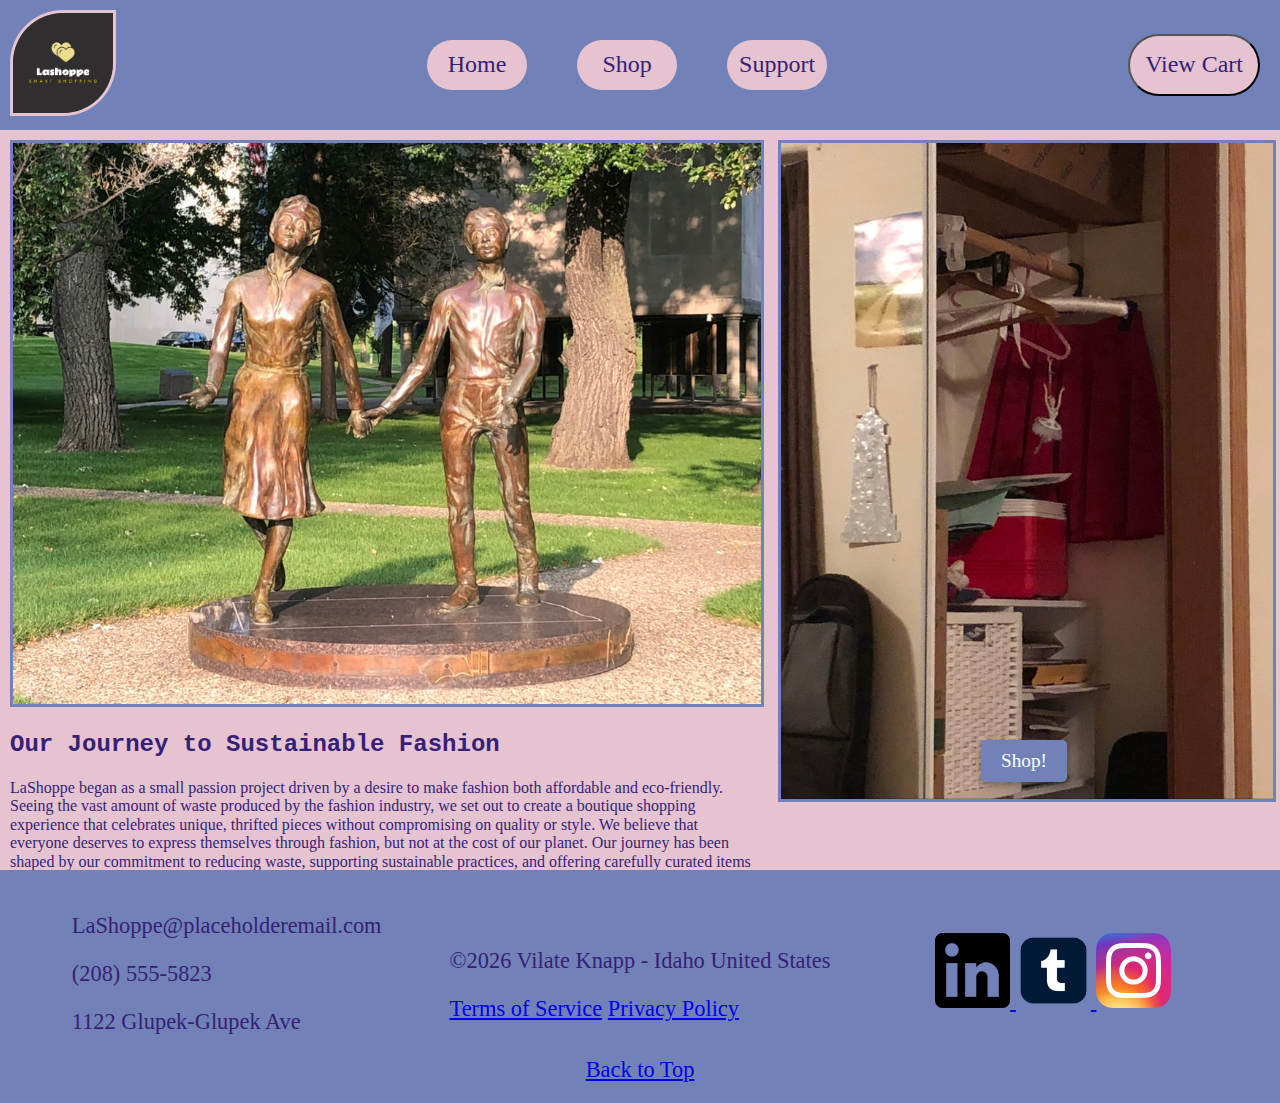
<file: index.html>
<!DOCTYPE html>
<html lang="en">
<head>
    <meta charset="UTF-8">
    <meta name="viewport" content="width=device-width, initial-scale=1.0">
    <title>LaShoppe Home Page</title>

    <!-- description -->

    <meta name="description" content="This is the Home Page for the LaShoppe ecommerce site">
    <meta name="author" content="Vilate Knapp">

    <!-- Social Media Meta Tags -->

    <meta property="og:title" content="LaShoppe Home Page">
    <meta property="og:type" content="website">
    <meta property="og:image" content="./images/lashoppeBlackYellow.png">
    <meta property="og:url" content="https://cupofvilatte.github.io/LaShoppe/">

    <meta name="twitter:title" content="LaShoppe Home Page">
    <meta name="twitter:description" content="LaShoppe economical and stylish shopping site">
    <meta name="twitter:image" content="./images/lashoppeBlackYellow.png">
    <meta name="twitter:card" content="summary_large_image">

    <!-- favicon -->
    <link rel="icon" href="./images/lashoppeFav.ico">

    <!-- styles -->
    <link rel="stylesheet" href="./styles/normalize.css">
    <link rel="stylesheet" href="./styles/main.css">
    <link rel="stylesheet" href="./styles/homepage.css">

    <!-- scripts -->
    <script type="module" src="./scripts/footer.js"></script>

</head>
<body>
    <header>
        <div class="logo">
            <img src="./images/lashoppeBlackYellow.png" alt="LaShoppe logo image with teh tagline: smart shopping">
        </div>
        <div class="menu">
            <button class="wayfinder" id="wayfinder">&#9776;</button>
            <nav id="mobile-nav">
                <a href="./index.html">Home</a>
                <a href="./shopping.html">Shop</a>
                <a href="./support.html">Support</a>
            </nav>
        </div>
        <div class="cart">
            <button>View Cart</button>
        </div>
    </header>
    <main id="home-content">
        <section id="purpose">
            <div>
                <img loading="lazy" src="./images/statues.jpeg" alt="Bronze statues from North Dakota Capitol Building">
            </div>
            <div>
                <h2>Our Journey to Sustainable Fashion</h2>
                <p>LaShoppe began as a small passion project driven by a desire to make fashion both affordable and eco-friendly. Seeing the vast amount of waste produced by the fashion industry, we set out to create a boutique shopping experience that celebrates unique, thrifted pieces without compromising on quality or style. We believe that everyone deserves to express themselves through fashion, but not at the cost of our planet. Our journey has been shaped by our commitment to reducing waste, supporting sustainable practices, and offering carefully curated items that bring a new life to pre-loved clothing.</p>

                <h2>Our Purpose and Promise</h2>
                <p>At LaShoppe, we aim to make sustainable fashion more accessible and approachable. Our team is dedicated to selecting pieces that align with our values of modern, modest, and timeless style, allowing our customers to create a wardrobe that reflects who they are while making a positive impact on the environment. Each item in our collection has been chosen with care, ensuring that our customers not only look great but also feel empowered by making a conscious choice. By shopping with us, you join a community that values fashion with a purpose—fashion that makes a difference.</p>
            </div>
        </section>
        <section id="shop-hero">
            <div class="hero-container">
                <img loading="lazy" src="./images/hero.jpeg" alt="hero image for shopping portal">
                <a href="./shopping.html" class="hero-button">Shop!</a>
            </div>
        </section>
    </main>
    <footer>
        <div class="contact-info">
            <p>LaShoppe@placeholderemail.com</p>
            <p>(208) 555-5823</p>
            <p>1122 Glupek-Glupek Ave</p>
        </div>
        <div>
            <p>&copy;<span id="currentyear"></span> Vilate Knapp - Idaho United States</p>
            <a href="#">Terms of Service</a>
            <a href="#">Privacy Policy</a>
        </div>
        <div class="socials">
            <a href="https://www.linkedin.com/in/vilate-knapp/">
                <img loading="lazy" src="./images/linkedin_logo.png" alt="linkedin logo image">
            </a>
            <a href="https://www.tumblr.com/blog/cupofvilatte">
                <img loading="lazy" src="./images/tumblr_icon.png" alt="tumblr logo image">
            </a>
            <a href="https://www.instagram.com/vilatteknapp/">
                <img loading="lazy" src="./images/Instagram_icon.png" alt="instagram logo image">
            </a>
        </div>
        <div class="back-to-top">
            <a href="#">Back to Top</a>
        </div>
    </footer>
</body>
</html>
</file>
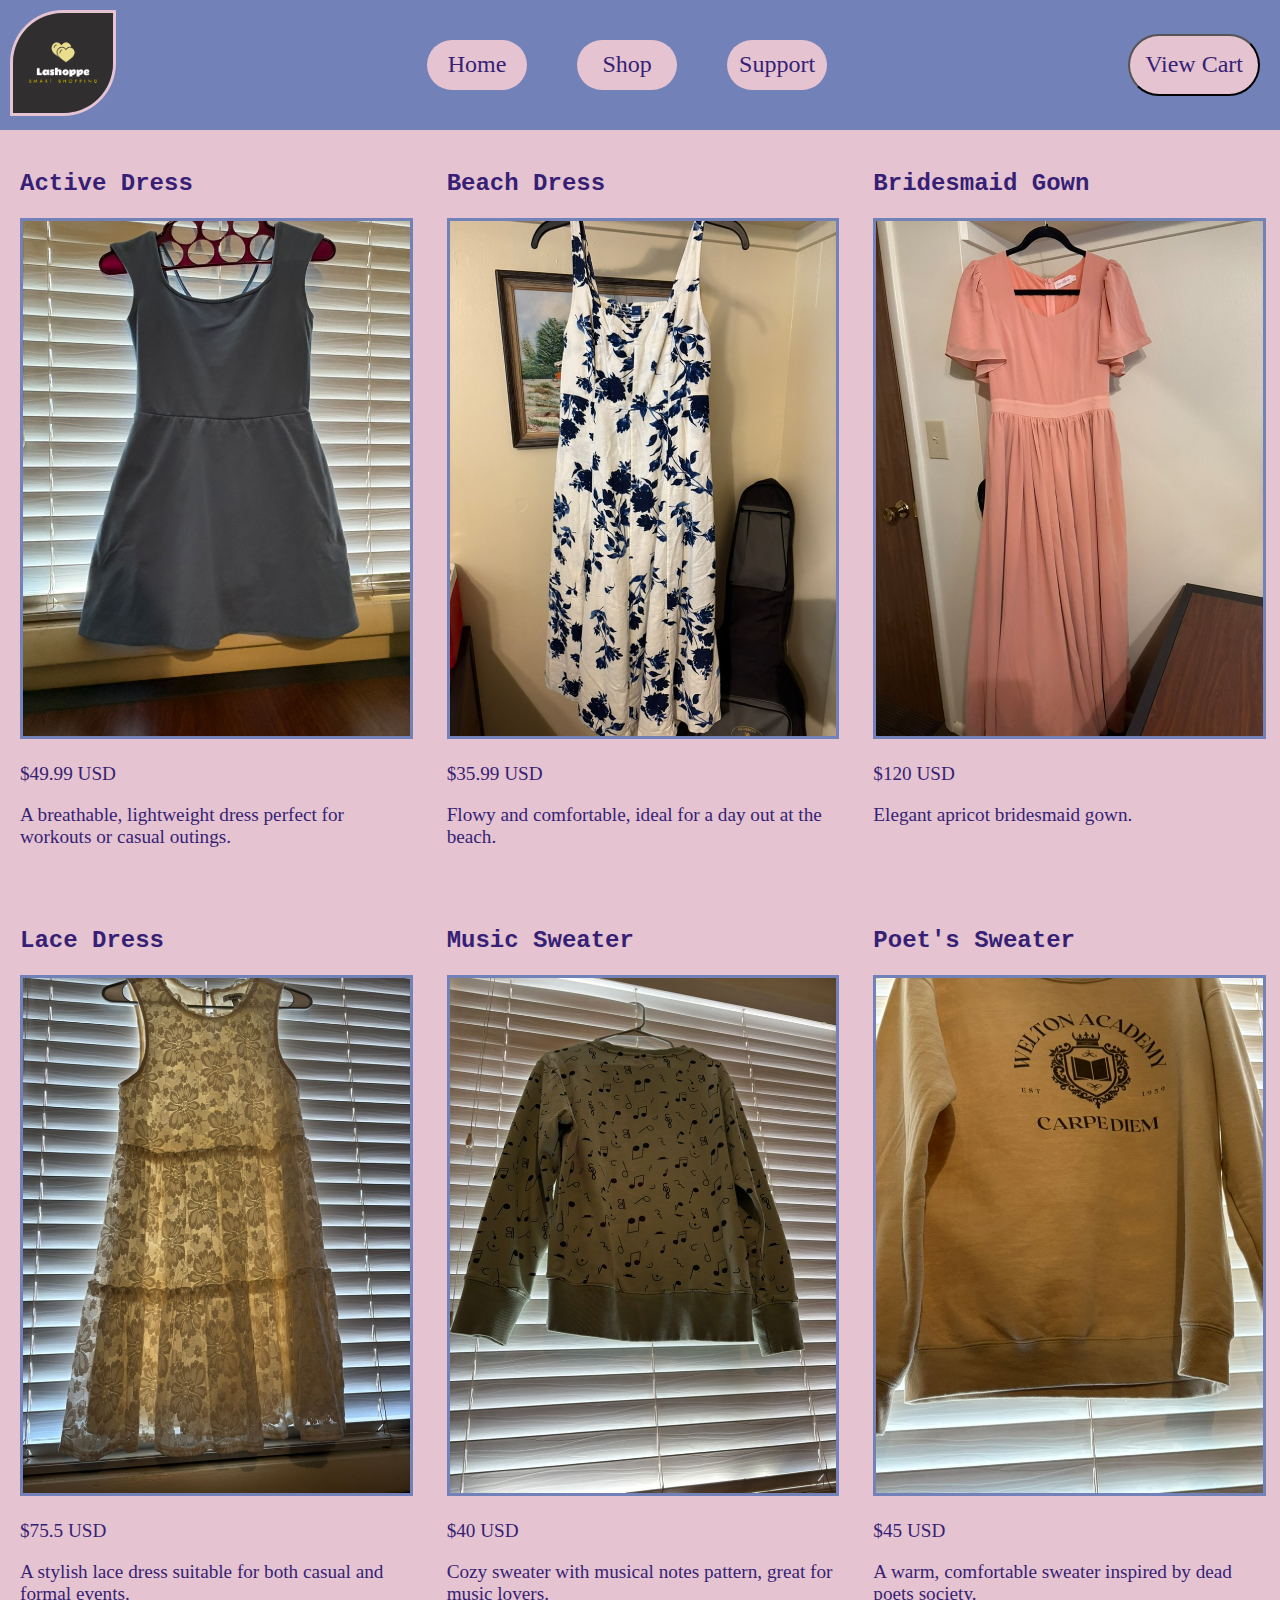
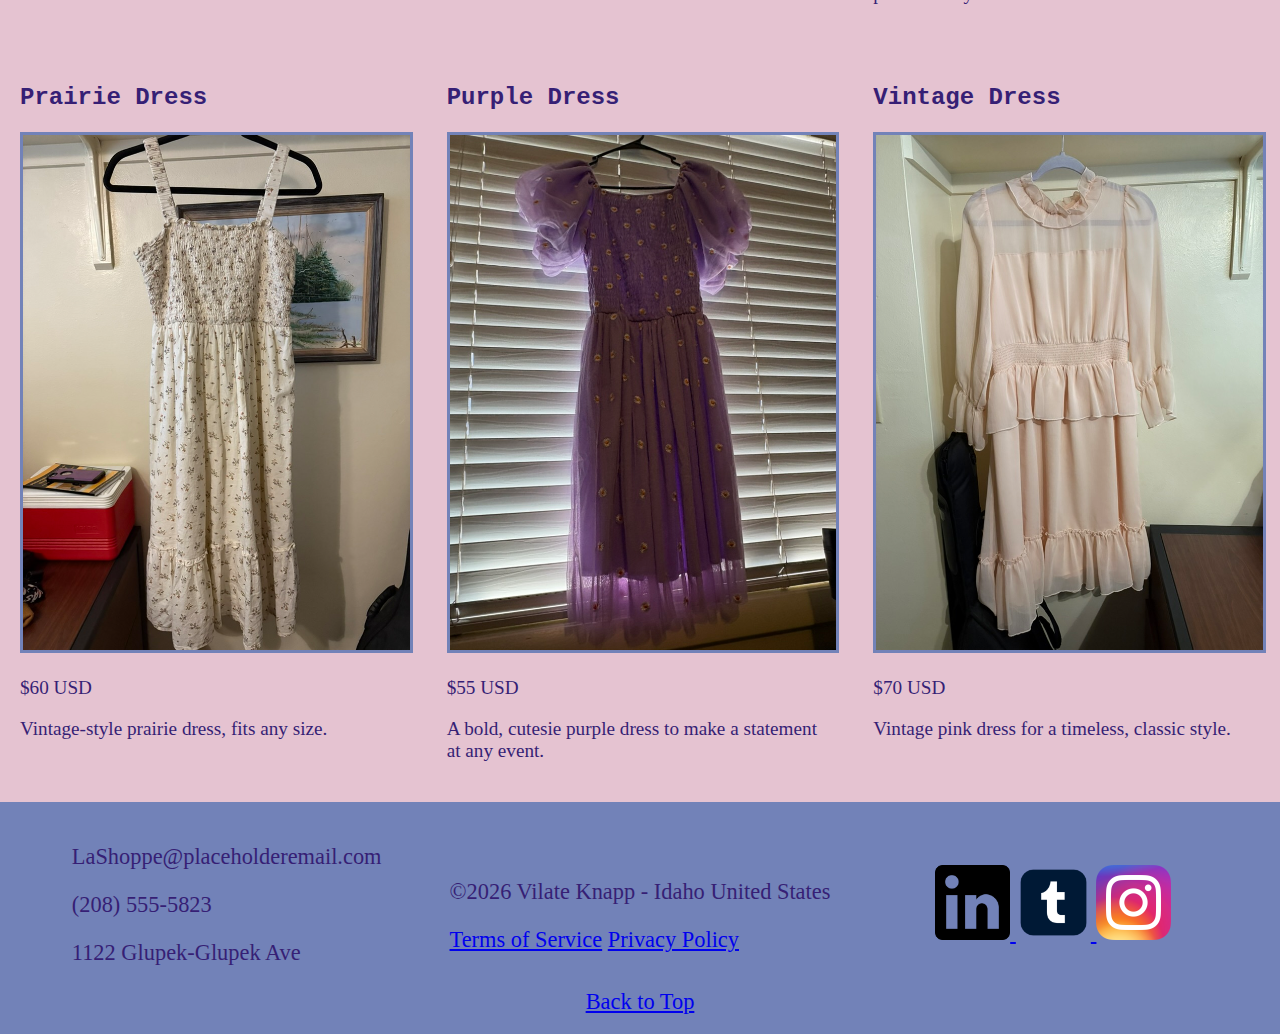
<file: shopping.html>
<!DOCTYPE html>
<html lang="en">
<head>
    <meta charset="UTF-8">
    <meta name="viewport" content="width=device-width, initial-scale=1.0">
    <title>LaShoppe Shopping Page</title>

    <!-- description -->

    <meta name="description" content="This is the Shopping Page for the LaShoppe ecommerce site">
    <meta name="author" content="Vilate Knapp">

    <!-- Social Media Meta Tags -->

    <meta property="og:title" content="LaShoppe Shopping Page">
    <meta property="og:type" content="website">
    <meta property="og:image" content="./images/lashoppeBlackYellow.png">
    <meta property="og:url" content="https://cupofvilatte.github.io/LaShoppe/">

    <meta name="twitter:title" content="LaShoppe Shopping Page">
    <meta name="twitter:description" content="LaShoppe economical and stylish shopping site">
    <meta name="twitter:image" content="./images/lashoppeBlackYellow.png">
    <meta name="twitter:card" content="summary_large_image">

    <!-- favicon -->
    <link rel="icon" href="./images/lashoppeFav.ico">

    <!-- styles -->
    <link rel="stylesheet" href="./styles/normalize.css">
    <link rel="stylesheet" href="./styles/main.css">
    <link rel="stylesheet" href="./styles/shopping.css">

    <!-- scripts -->
    <script type="module" src="./scripts/footer.js"></script>
    <script src="./scripts/shopping.js" defer></script>

</head>
<body>
    <header>
        <div class="logo">
            <img src="./images/lashoppeBlackYellow.png" alt="LaShoppe logo image with teh tagline: smart shopping">
        </div>
        <div class="menu">
            <button class="wayfinder" id="wayfinder">&#9776;</button>
            <nav id="mobile-nav">
                <a href="./index.html">Home</a>
                <a href="./shopping.html">Shop</a>
                <a href="./support.html">Support</a>
            </nav>
        </div>
        <div class="cart" id="cart-button">
            <button>View Cart</button>
        </div>
    </header>
    <main>
        <section id="shopping-items">
            <div>
                <h2>Title of Item</h2>
                <img loading="lazy" src="#" alt="item photo">
                <p>Price of Item</p>
                <p>Description of Item</p>
            </div>
        </section>
        <div id="cart-modal" class="modal">
            <div class="modal-content">
                <span id="close-modal" class="close">&times;</span>
                <h2>Shopping Cart</h2>
                <ul id="cart-items"></ul>
                <button id="checkout-button">Checkout</button>
            </div>
        </div>
        <div id="cart-message"></div>
    </main>
    <footer>
        <div class="contact-info">
            <p>LaShoppe@placeholderemail.com</p>
            <p>(208) 555-5823</p>
            <p>1122 Glupek-Glupek Ave</p>
        </div>
        <div>
            <p>&copy;<span id="currentyear"></span> Vilate Knapp - Idaho United States</p>
            <a href="#">Terms of Service</a>
            <a href="#">Privacy Policy</a>
        </div>
        <div class="socials">
            <a href="https://www.linkedin.com/in/vilate-knapp/">
                <img loading="lazy" src="./images/linkedin_logo.png" alt="linkedin logo image">
            </a>
            <a href="https://www.tumblr.com/blog/cupofvilatte">
                <img loading="lazy" src="./images/tumblr_icon.png" alt="tumblr logo image">
            </a>
            <a href="https://www.instagram.com/vilatteknapp/">
                <img loading="lazy" src="./images/Instagram_icon.png" alt="instagram logo image">
            </a>
        </div>
        <div class="back-to-top">
            <a href="#">Back to Top</a>
        </div>
    </footer>
</body>
</html>
</file>
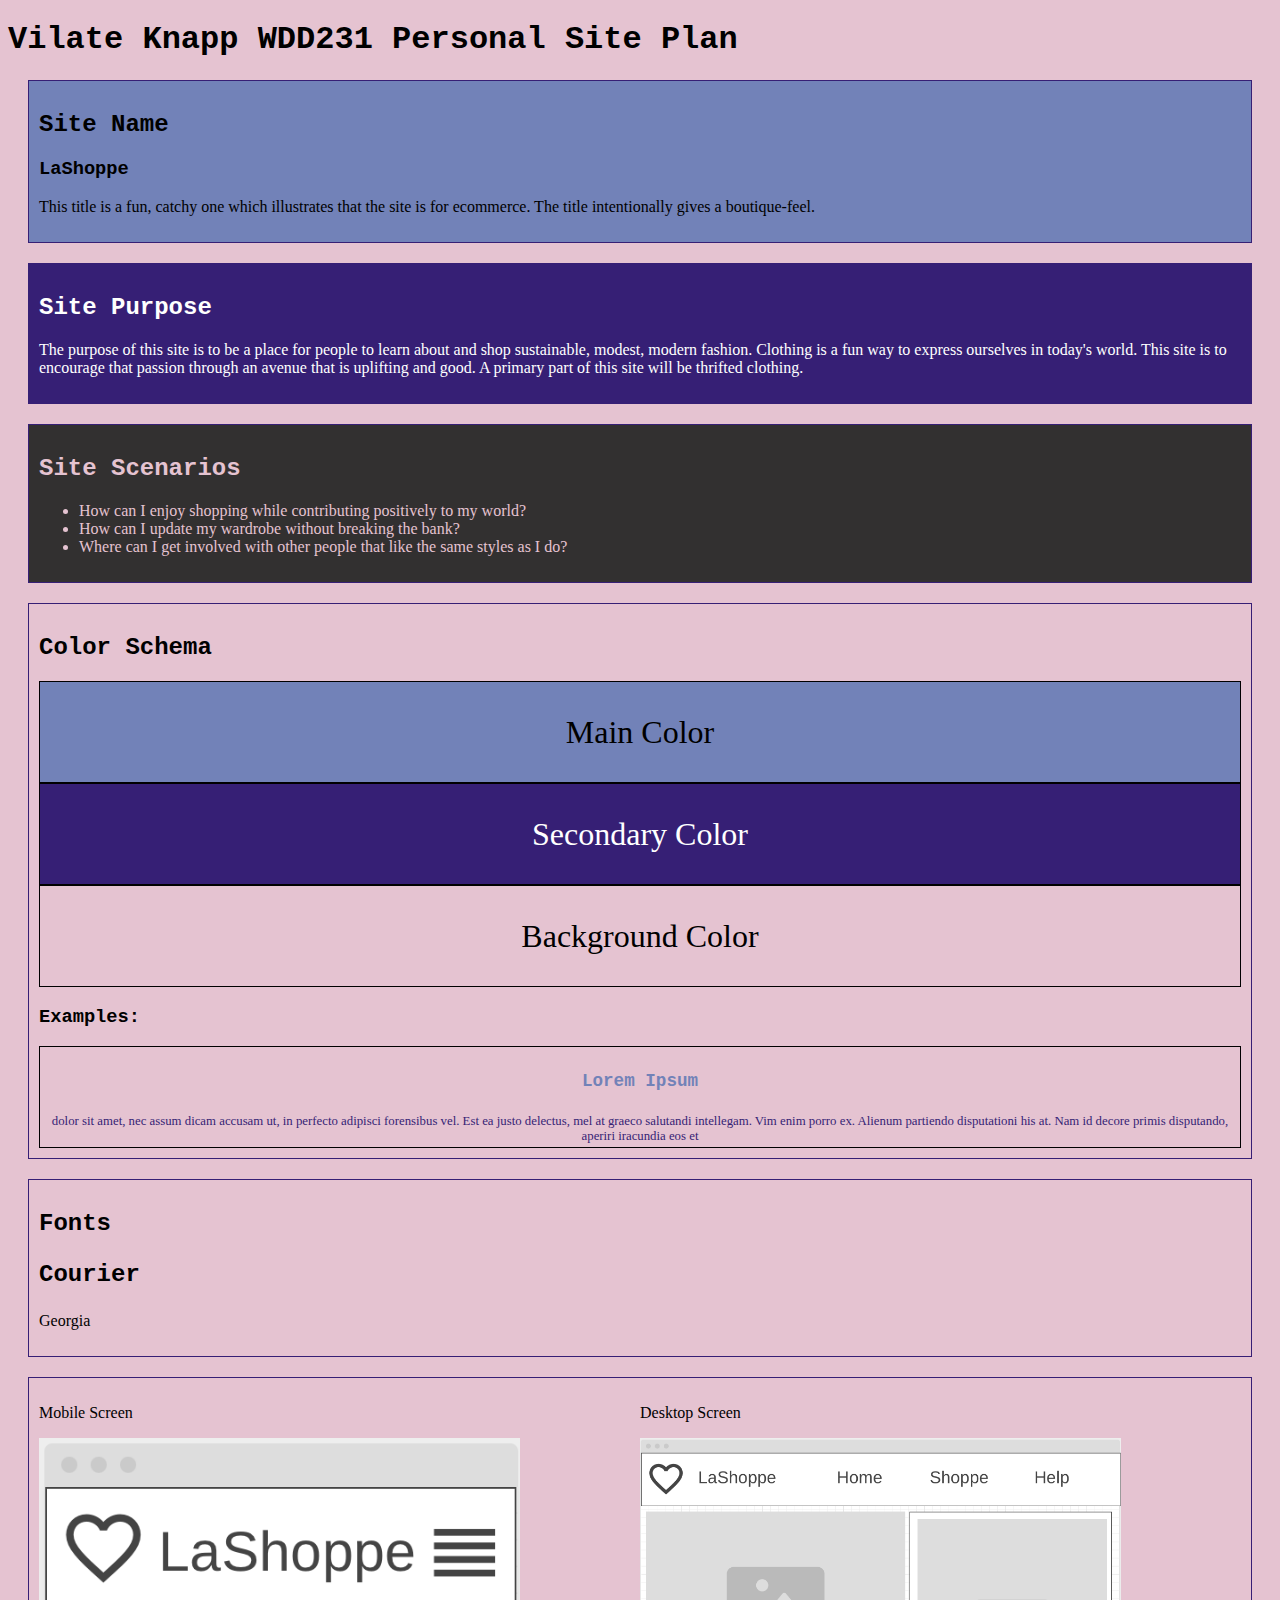
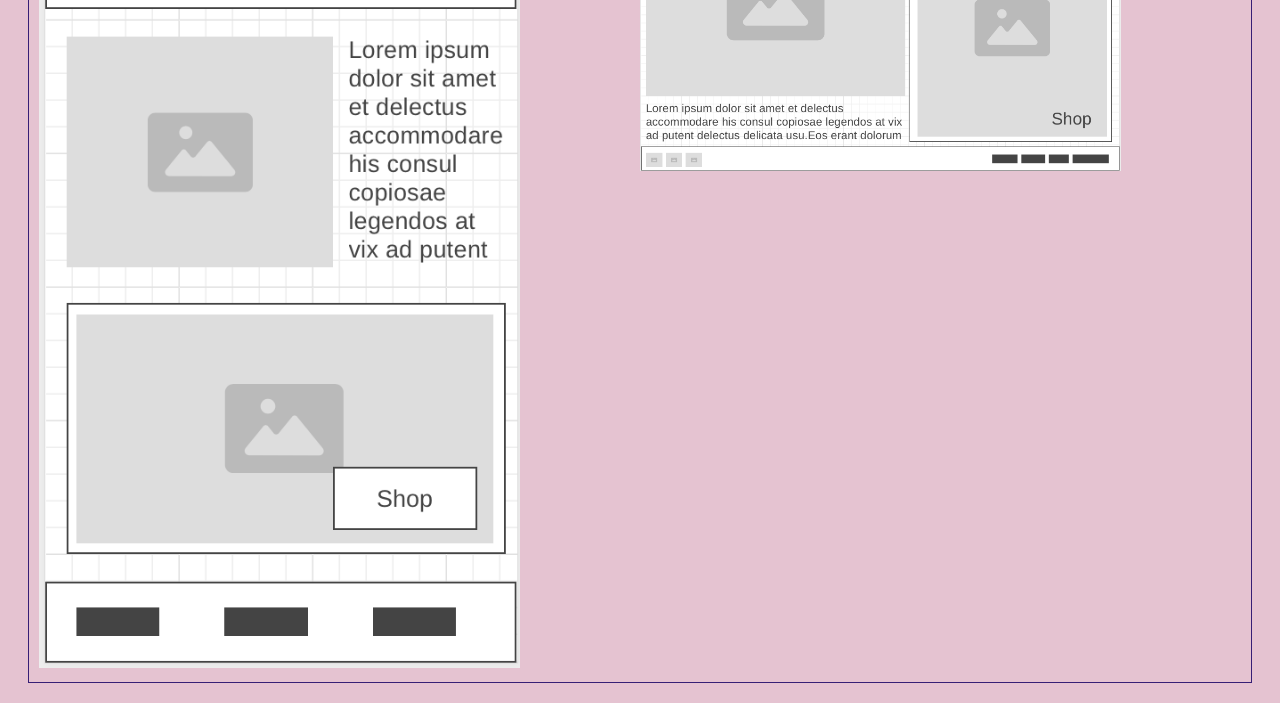
<file: siteplan.html>
<!DOCTYPE html>
<html lang="en">
<head>
    <meta charset="UTF-8">
    <meta name="viewport" content="width=device-width, initial-scale=1.0">
    <title>Final Site Plan WDD231</title>

    <link rel="stylesheet" href="./styles/siteplan.css">
</head>
<body>
    <header>
        <h1>Vilate Knapp WDD231 Personal Site Plan</h1>
    </header>
    <main>
        <section id="site-name">
            <h2>Site Name</h2>
            <h3>LaShoppe</h3>
            <p>This title is a fun, catchy one which illustrates that the site is for ecommerce. The title intentionally gives a boutique-feel.</p>
        </section>
        <section id="site-purpose">
            <h2>Site Purpose</h2>
            <p>The purpose of this site is to be a place for people to learn about and shop sustainable, modest, modern fashion. Clothing is a fun way to express ourselves in today's world. This site is to encourage that passion through an avenue that is uplifting and good. A primary part of this site will be thrifted clothing.</p>
        </section>
        <section id="scenarios">
            <h2>Site Scenarios</h2>
            <ul>
                <li>How can I enjoy shopping while contributing positively to my world?</li>
                <li>How can I update my wardrobe without breaking the bank?</li>
                <li>Where can I get involved with other people that like the same styles as I do?</li>
            </ul>
        </section>
        <section id="color-schema">
            <h2>Color Schema</h2>
            <div id="main-color">
                <p>Main Color</p>
            </div>
            <div id="secondary-color">
                <p>Secondary Color</p>
            </div>
            <div id="background-color">
                <p>Background Color</p>
            </div>
            <h3>Examples:</h3>
            <div class="examples">
                <h4>Lorem Ipsum</h4>
                <p>dolor sit amet, nec assum dicam accusam ut, in perfecto adipisci forensibus vel. Est ea justo delectus, mel at graeco salutandi intellegam. Vim enim porro ex. Alienum partiendo disputationi his at. Nam id decore primis disputando, aperiri iracundia eos et</p>
            </div>
        </section>
        <section id="typography">
            <h2>Fonts</h2>
            <h3>Courier</h3>
            <p>Georgia</p>
        </section>
        <section id="wireframe">
            <div>
                <p>Mobile Screen</p>
                <img loading="lazy" src="./images/laShoppeMobileWF.png" alt="Wireframe for home screen on mobile">
            </div>
            <div>
                <p>Desktop Screen</p>
                <img loading="lazy" src="./images/laShoppeDesktopWF.png" alt="Wireframe for home screen on desktop">
            </div>
        </section>
    </main>
    <footer>

    </footer>
</body>
</html>
</file>
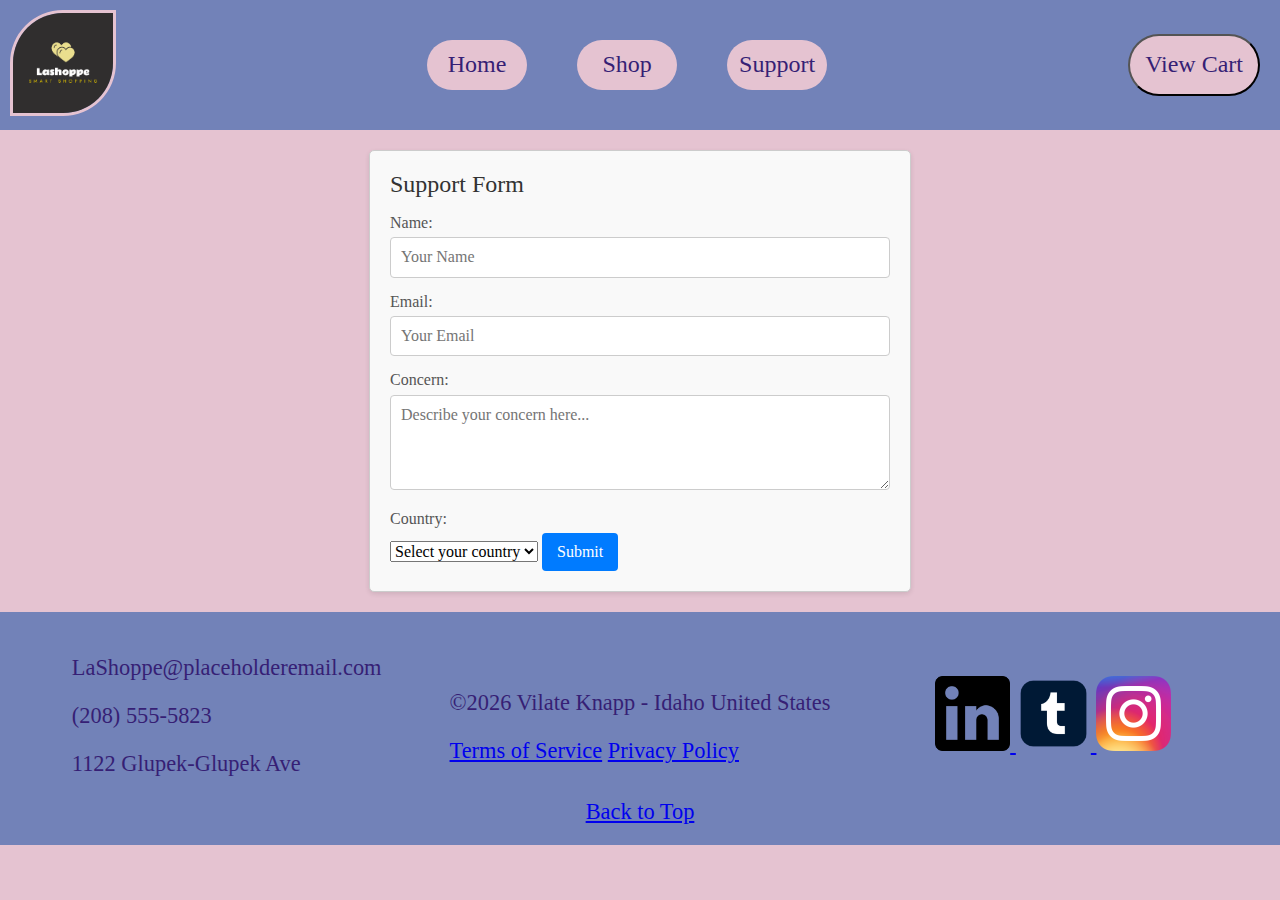
<file: support.html>
<!DOCTYPE html>
<html lang="en">
<head>
    <meta charset="UTF-8">
    <meta name="viewport" content="width=device-width, initial-scale=1.0">
    <title>LaShoppe Support Page</title>

    <!-- description -->

    <meta name="description" content="This is the Shopping Page for the LaShoppe ecommerce site">
    <meta name="author" content="Vilate Knapp">

    <!-- Social Media Meta Tags -->

    <meta property="og:title" content="LaShoppe Support Page">
    <meta property="og:type" content="website">
    <meta property="og:image" content="./images/lashoppeBlackYellow.png">
    <meta property="og:url" content="https://cupofvilatte.github.io/LaShoppe/">

    <meta name="twitter:title" content="LaShoppe Support Page">
    <meta name="twitter:description" content="LaShoppe economical and stylish shopping site">
    <meta name="twitter:image" content="./images/lashoppeBlackYellow.png">
    <meta name="twitter:card" content="summary_large_image">

    <!-- favicon -->
    <link rel="icon" href="./images/lashoppeFav.ico">

    <!-- styles -->
    <link rel="stylesheet" href="./styles/normalize.css">
    <link rel="stylesheet" href="./styles/main.css">
    <link rel="stylesheet" href="./styles/support.css">

    <!-- scripts -->
    <script type="module" src="./scripts/footer.js"></script>
    <script>
        function showPopup() {
            alert("Issue sent!");
        }
    </script>
    <script src="./scripts/support.js" defer></script>

</head>
<body>
    <header>
        <div class="logo">
            <img src="./images/lashoppeBlackYellow.png" alt="LaShoppe logo image with teh tagline: smart shopping">
        </div>
        <div class="menu">
            <button class="wayfinder" id="wayfinder">&#9776;</button>
            <nav id="mobile-nav">
                <a href="./index.html">Home</a>
                <a href="./shopping.html">Shop</a>
                <a href="./support.html">Support</a>
            </nav>
        </div>
        <div class="cart" id="cart-button">
            <button>View Cart</button>
        </div>
    </header>
    <main>
        <section>
            <form action="GET" onsubmit="showPopup(); return false;">
                <fieldset>
                    <legend>Support Form</legend>
                    
                    <label for="name">Name:</label>
                    <input type="text" id="name" name="name" autocomplete="name" placeholder="Your Name" required>

                    <label for="email">Email:</label>
                    <input type="email" id="email" name="email" autocomplete="email" placeholder="Your Email" required>

                    <label for="concern">Concern:</label>
                    <textarea id="concern" name="concern" rows="4" placeholder="Describe your concern here..." required></textarea>

                    <label for="country">Country:</label>
                    <select id="country" name="country" required>
                        <option value="">Select your country</option>
                    </select>

                    <button type="submit">Submit</button>
                </fieldset>
            </form>
        </section>
    </main>
    <footer>
        <div class="contact-info">
            <p>LaShoppe@placeholderemail.com</p>
            <p>(208) 555-5823</p>
            <p>1122 Glupek-Glupek Ave</p>
        </div>
        <div>
            <p>&copy;<span id="currentyear"></span> Vilate Knapp - Idaho United States</p>
            <a href="#">Terms of Service</a>
            <a href="#">Privacy Policy</a>
        </div>
        <div class="socials">
            <a href="https://www.linkedin.com/in/vilate-knapp/">
                <img src="./images/linkedin_logo.png" alt="linkedin logo image">
            </a>
            <a href="https://www.tumblr.com/blog/cupofvilatte">
                <img src="./images/tumblr_icon.png" alt="tumblr logo image">
            </a>
            <a href="https://www.instagram.com/vilatteknapp/">
                <img src="./images/Instagram_icon.png" alt="instagram logo image">
            </a>
        </div>
        <div class="back-to-top">
            <a href="#">Back to Top</a>
        </div>
    </footer>
</body>
</html>
</file>
<file: styles/main.css>
:root {
    --primary-color: #7282b8;
    --secondary-color: #361f75;
    --background-color: #e5c3d1;

    --paragraph-font: Georgia, Verdana;
    --heading-font: Courier, Trebuchet;

}

body {
    background-color: var(--background-color);
    color: var(--secondary-color);
}

h1, h2, h3, h4, h5, h6 {
    font-family: var(--heading-font);
}

p {
    font-family: var(--paragraph-font);
}

header {
    display: flex;
    justify-content: space-between;
    background-color: var(--primary-color);
    align-items: center;
}

header img {
    width: 100px;
    border-top-left-radius: 50%;
    border-bottom-right-radius: 50%;
    margin: 10px;
    border: 3px solid var(--background-color);
}

.wayfinder {
    display: none;
}

nav {
    height: 100%;
    width: 400px;
    display: flex;
    justify-content: space-between;
    align-items: center;
}

nav a {
    text-decoration: none;
    color: var(--secondary-color);
    font-size: 1.5em;
    background-color: var(--background-color);
    border-radius: 25px;
    width: 100px;
    height: 50px;
    text-align: center;
    align-content: center;
}

header button {
    background-color: var(--background-color);
    color: var(--secondary-color);
    padding: 15px;
    font-size: 1.5em;
    border-radius: 35px;
    margin-right: 20px;
}

footer {
    display: grid;
    grid-template-columns: 1fr 1fr 1fr;
    background-color: var(--primary-color);
    font-size: 1.4em;
    padding: 20px;
}

footer div {
    justify-self: center;
    align-self: center;
}

.socials img {
    width: 75px;
    border: none;
}

.back-to-top {
    grid-column: 2/3;
}

@media (max-width: 720px) {
    header {
        display: grid;
        grid-template-columns: 1fr 1fr;
        grid-template-rows: 1fr 1fr;
        align-content: center;
        justify-items: center;
    }


    .wayfinder {
        display: inline;
        cursor: pointer;
    }

    #mobile-nav {
        align-content: center;
        justify-content: center;
        flex-direction: column;
        display: none;
    }

    #mobile-nav a {
        margin: 5px;
    }

    .logo {
        grid-column: 1/2;
        grid-row: 1/2;
    }

    .menu {
        grid-column: 1/3;
    }

    .cart {
        grid-column: 2/3;
        grid-row: 1/2;
    }

    footer {
        display: flex;
        flex-direction: column;
    }

    footer div {
        padding: 20px;
        text-align: center;
    }
}
</file>
<file: styles/homepage.css>
:root {
    --primary-color: #7282b8;
    --secondary-color: #361f75;
    --background-color: #e5c3d1;

    --paragraph-font: Georgia, Verdana;
    --heading-font: Courier, Trebuchet;
}

#home-content {
    display: grid;
    grid-template-columns: 3fr 2fr;
}

img {
    width: 100%;
    border: 3px solid var(--primary-color);
}

#purpose {
    padding: 10px;
    overflow-y: auto;
    max-height: 80vh;
}

#shop-hero {
    padding: 10px;
    max-height: 90vh;
}

#shop-hero .hero-container {
    position: relative;
    display: inline-block;
}

#shop-hero img {
    height: auto;
    display: block;
}

.hero-button {
    position: absolute;
    bottom: 20px;
    left: 50%;
    transform: translateX(-50%);
    padding: 10px 20px;
    background-color: var(--primary-color);
    color: white;
    text-decoration: none;
    font-size: 1.2em;
    border-radius: 5px;
    box-shadow: 0 4px 6px rgba(0, 0, 0, 0.3);
}

@media (max-width: 720px) {
    #home-content {
        grid-template-columns: 1fr;
    }

    #purpose {
        overflow: hidden;
        max-height: none;
    }
}
</file>
<file: styles/shopping.css>
:root {
    --primary-color: #7282b8;
    --secondary-color: #361f75;
    --background-color: #e5c3d1;

    --paragraph-font: Georgia, Verdana;
    --heading-font: Courier, Trebuchet;

}

main p {
    font-size: 1.2em;
}

#shopping-items {
    display: grid;
    grid-template-columns: 1fr 1fr 1fr;
}

#shopping-items div {
    padding: 20px;
}

img {
    max-width: 100%;
    border: 3px solid var(--primary-color);
}

/* Modal styling */
.modal {
    display: none; /* Hidden by default */
    position: fixed;
    top: 0;
    left: 0;
    width: 100%;
    height: 100%;
    background-color: rgba(0, 0, 0, 0.5);
}

.modal-content {
    background-color: white;
    margin: 10% auto;
    padding: 20px;
    width: 80%;
    max-width: 500px;
    border-radius: 8px;
    position: relative;
}

.close {
    position: absolute;
    top: 10px;
    right: 20px;
    font-size: 24px;
    cursor: pointer;
}

#cart-message {
    position: fixed;
    top: 20px; /* Adjust this to control the vertical placement */
    left: 50%;
    transform: translateX(-50%);
    background-color: #4CAF50; /* Green color for success */
    color: white;
    padding: 10px 20px;
    border-radius: 5px;
    font-size: 1.2rem;
    display: none; /* Initially hidden */
    z-index: 1000; /* Ensure it appears above other content */
    box-shadow: 0px 4px 6px rgba(0, 0, 0, 0.1);
}

@media (max-width: 720px) {
    #shopping-items {
        grid-template-columns: 1fr;
    }
}
</file>
<file: styles/siteplan.css>
:root {
    /* https://coolors.co/ef798a-f7a9a8-7d82b8-613f75-e5c3d1 */
    --primary-color: #7282b8;
    --secondary-color: #361f75;
    --background-color: #e5c3d1;

    --paragraph-font: Georgia, Verdana;
    --heading-font: Courier, Trebuchet;
}

body {
    background-color: var(--background-color);
}

h1, h2, h3, h4 {
    font-family: var(--heading-font);
}

p {
    font-family: var(--paragraph-font);
}

section {
    border: 1px solid var(--secondary-color);
    margin: 20px;
    padding: 10px;
}

#site-name {
    background-color: var(--primary-color);
}

#site-purpose {
    background-color: var(--secondary-color);
    color: white;
}

#scenarios {
    background-color: rgb(50, 48, 48);
    color: var(--background-color);
}

#color-schema div {
    height: 100px;
    text-align: center;
    align-content: center;
    font-size: 2em;
    border: 1px solid black;
}

#main-color {
    background-color: var(--primary-color);
}

#secondary-color {
    background-color: var(--secondary-color);
    color: white;
}

#background-color {
    background-color: var(--background-color);
}

#color-schema .examples {
    font-size: 1em;
}

.examples h4 {
    font-size: 1.1em;
    color: var(--primary-color);
}

.examples p {
    font-size: .8em;
    color: var(--secondary-color);
}

#typography h3 {
    font-family: var(--heading-font);
    font-size: 1.5em;
}

#typography p {
    font-family: var(--paragraph-font);
}

#wireframe {
    display: grid;
    grid-template-columns: 1fr 1fr;
}

#wireframe img {
    width: 80%;
}
</file>
<file: styles/support.css>
:root {
    --primary-color: #7282b8;
    --secondary-color: #361f75;
    --background-color: #e5c3d1;

    --paragraph-font: Georgia, Verdana;
    --heading-font: Courier, Trebuchet;
}

/* Basic styling for the support form */
form {
    max-width: 500px; /* Limit the width of the form */
    margin: 20px auto; /* Center the form horizontally */
    padding: 20px; /* Add padding around the form */
    border: 1px solid #ccc; /* Light gray border */
    border-radius: 5px; /* Rounded corners */
    background-color: #f9f9f9; /* Light background color */
    box-shadow: 0 2px 5px rgba(0, 0, 0, 0.1); /* Subtle shadow for depth */
}

fieldset {
    border: none; /* Remove the default border */
    margin: 0; /* Remove default margin */
    padding: 0; /* Remove default padding */
}

legend {
    font-size: 1.5em; /* Larger font size for the legend */
    margin-bottom: 15px; /* Space below the legend */
    color: #333; /* Dark gray color for the text */
}

label {
    display: block; /* Make labels block elements */
    margin-bottom: 5px; /* Space below each label */
    color: #555; /* Medium gray color for labels */
}

input[type="text"],
input[type="email"],
textarea {
    width: 100%; /* Full width for inputs */
    padding: 10px; /* Padding inside inputs */
    margin-bottom: 15px; /* Space below each input */
    border: 1px solid #ccc; /* Light gray border */
    border-radius: 4px; /* Slightly rounded corners */
    font-size: 1em; /* Base font size */
    box-sizing: border-box; /* Include padding and border in total width */
}

input[type="text"]:focus,
input[type="email"]:focus,
textarea:focus {
    border-color: #007bff; /* Change border color on focus */
    outline: none; /* Remove default outline */
}

button[type="submit"] {
    padding: 10px 15px; /* Padding inside the button */
    background-color: #007bff; /* Primary color for the button */
    color: white; /* White text color */
    border: none; /* Remove default border */
    border-radius: 4px; /* Slightly rounded corners */
    cursor: pointer; /* Pointer cursor on hover */
    font-size: 1em; /* Base font size */
    transition: background-color 0.3s ease; /* Smooth transition for hover effect */
}

button[type="submit"]:hover {
    background-color: #0056b3; /* Darker shade on hover */
}
</file>
